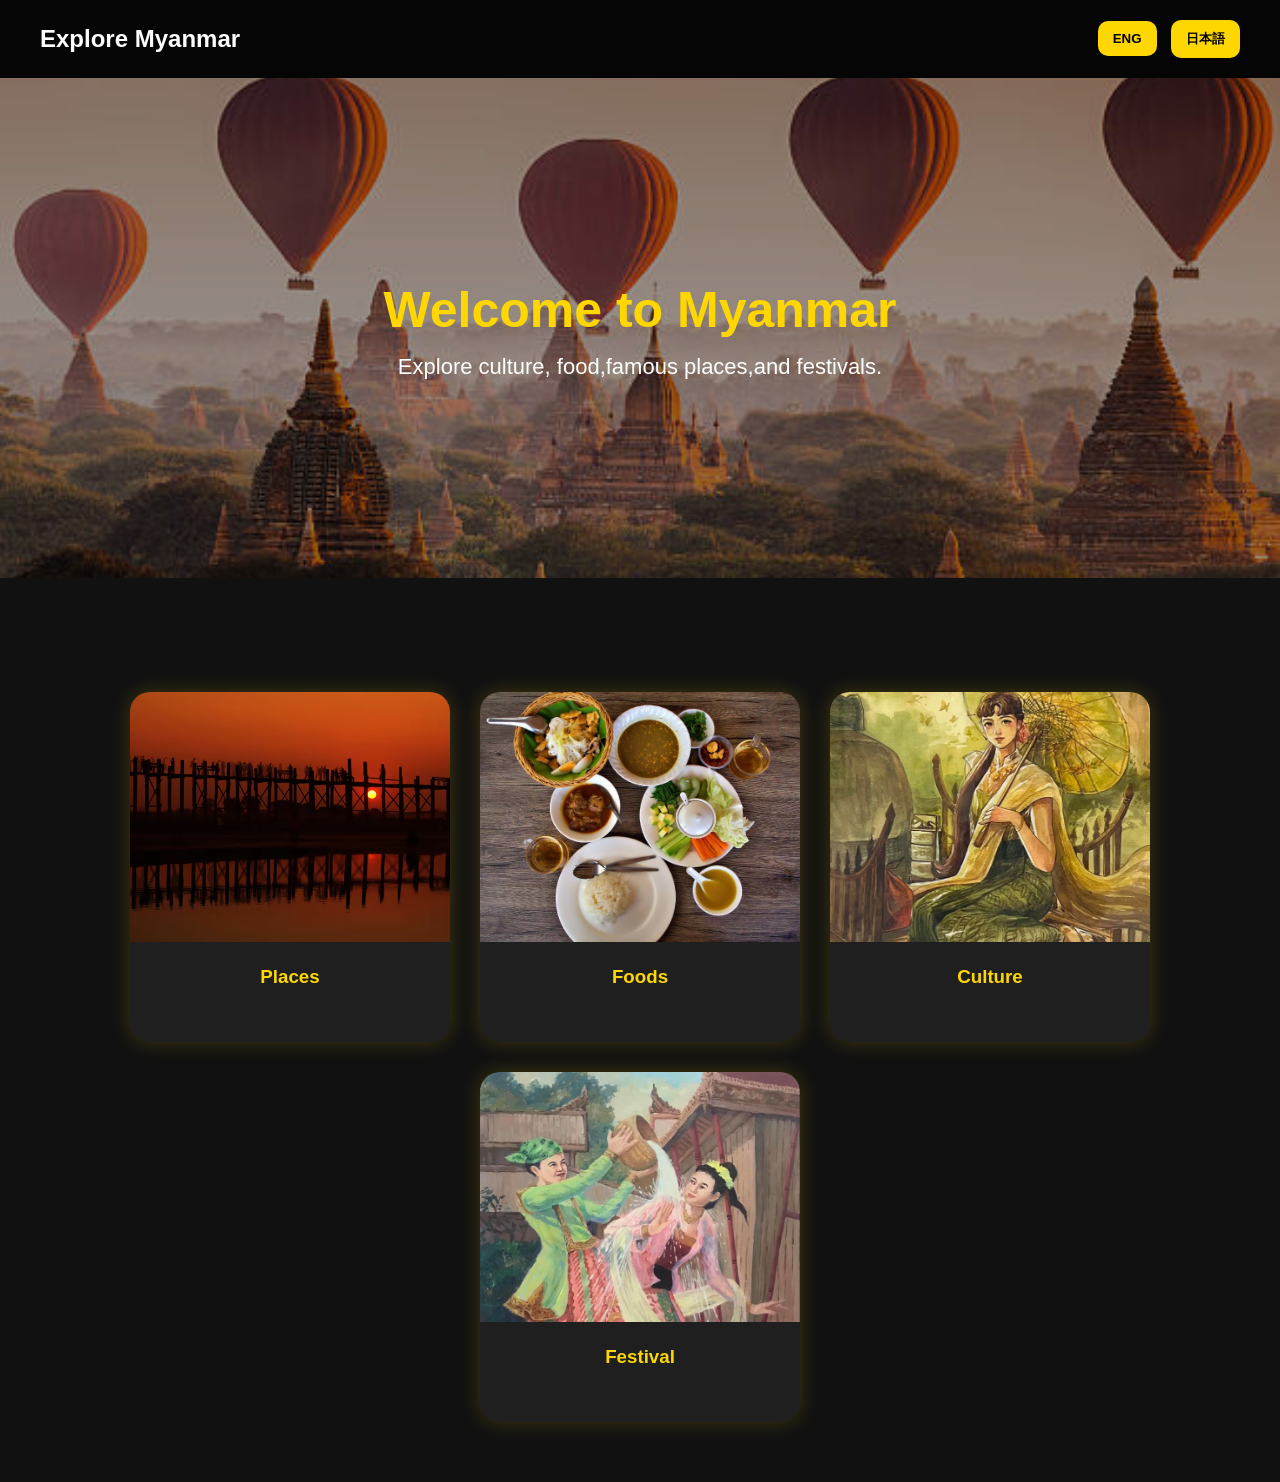
<file: index.html>
<!DOCTYPE html>
<html lang="en">
<head>
<meta charset="UTF-8">
<meta name="viewport" content="width=device-width, initial-scale=1.0">
<title>Explore Myanmar</title>
<link rel="stylesheet" href="style.css">
</head>

<body>
<nav>
<h1 id="logo">Explore Myanmar</h1>

<div class="lang-buttons">
<button onclick="changeLanguage('eng')">ENG</button>
<button onclick="changeLanguage('jpn')">日本語</button>

</div>
</nav>

<section class="hero">
<img src="2.jpg" class="hero-image">

<div class="hero-text">
<h2 id="welcome">Welcome to Myanmar</h2>
<p id="intro">Explore culture, food,famous places,and festivals.</p>
</div>

</section>

<section class="cards">

<a href="place.html" class="card">
<img src="3.avif">
<h3 id="places">Places</h3>
</a>

<a href="food.html" class="card">
<img src="8.jpeg">
<h3 id="foods">Foods</h3>
</a>

<a href="culture.html" class="card">
<img src="10.jpeg">
<h3 id="culture">Culture</h3>
</a>
<a href="festival.html" class="card">
<img src="20.jpeg"
style="object-position: top;">
<h3 id="festival">Festival</h3>
</a>

</section>

<script>

const languageData = {

eng: {
welcome: "Welcome to Myanmar",
intro: "Explore culture, food,famous places,and festivals.",
places: "Places",
foods: "Foods",
culture: "Culture",
festival:"festival"
},

jpn: {
welcome: "ミャンマーへようこそ",
intro: "文化、食べ物、有名な場所,祭りを探検しましょう。",
places: "観光地",
foods: "食べ物",
culture: "文化",
festival:"祭り"
}
};
function changeLanguage(language) {
      document.getElementById("welcome").innerText = languageData[language].welcome;
      document.getElementById("intro").innerText = languageData[language].intro;
      document.getElementById("places").innerText = languageData[language].places;
      document.getElementById("foods").innerText = languageData[language].foods;
      document.getElementById("culture").innerText = languageData[language].culture;
      document.getElementById("festival").innerText = languageData[language].festival;
    }
  </script>

</body>
</html>
</file>
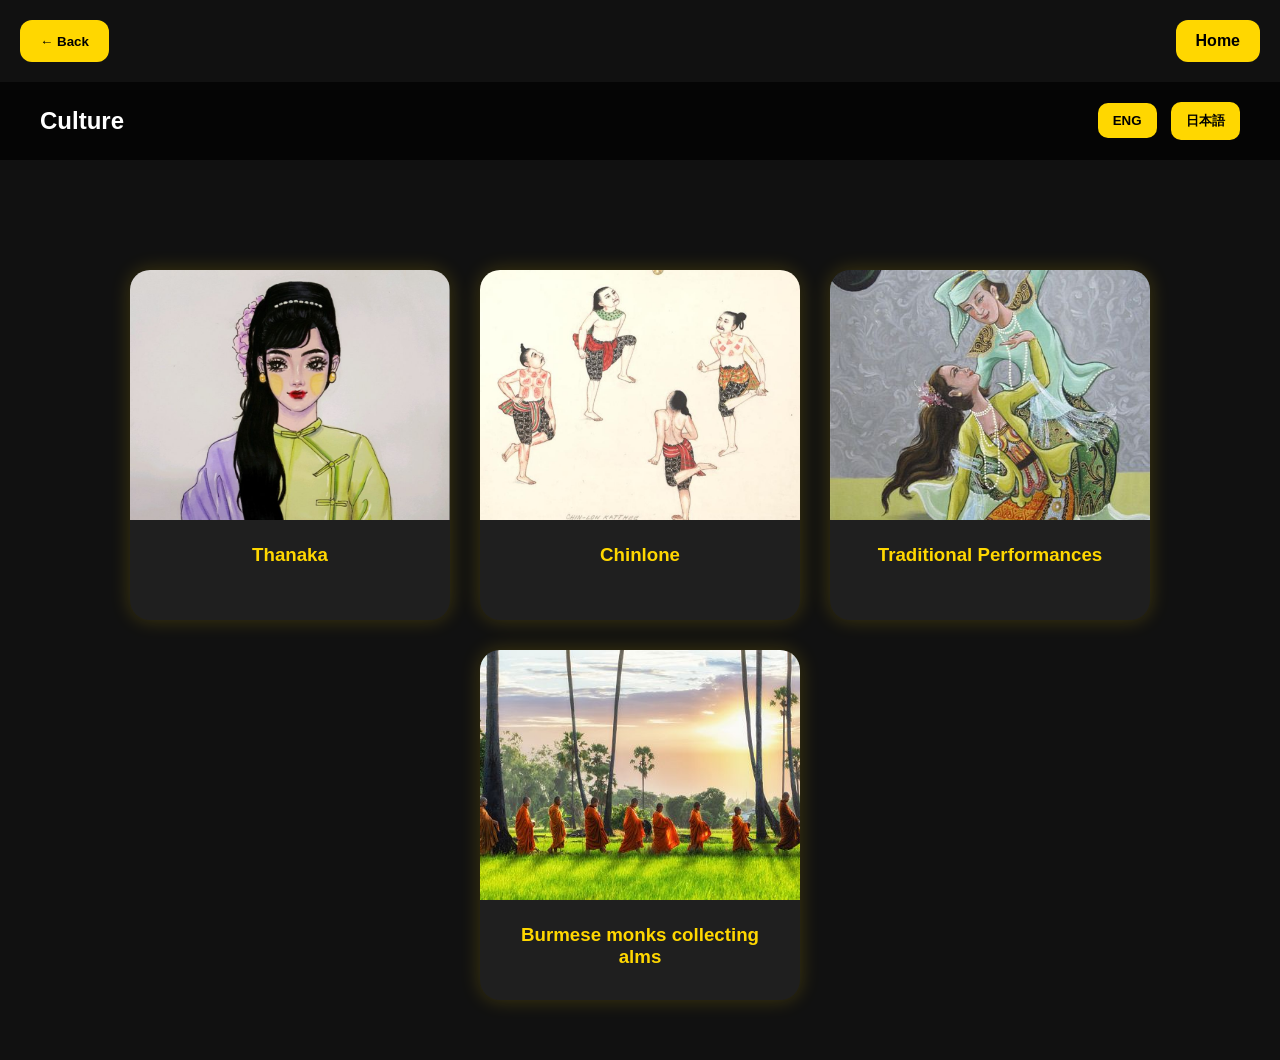
<file: culture.html>
<!DOCTYPE html>
<html lang="en">
<head>
  <meta charset="UTF-8">
  <meta name="viewport" content="width=device-width, initial-scale=1.0">
  <title>Culture</title>
  <link rel="stylesheet" href="style.css">
</head>
<body>
<div class="top-buttons">

    <button onclick="history.back()" class="back-btn">
        ← Back
    </button>

    <a href="uiux.html" class="home-btn">
        Home
    </a>

</div>
  <nav>
    <h1 id="culture">Culture</h1>
<div class="lang-buttons">
<button onclick="changeLanguage('eng')">ENG</button>
<button onclick="changeLanguage('jpn')">日本語</button>
</div>
  </nav>

  <section class="cards">


    <div class="card">
      <img src="15.jpeg"
style="
object-position:top;
">
      <h3 id="thanaka">Thanaka</h3>
    </div>
    <div class="card">
      <img src="chinlone2.jpg">
      <h3 id="chinlone">Chinlone</h3>
    </div>
    <div class="card">
      <img src="16.jpeg">
      <h3 id="performance"> Traditional Performances</h3>
    </div>
    <div class="card">
      <img src="18.jpeg">
      <h3 id="bmca">Burmese monks collecting alms</h3>
    </div>
  </section>
<script>

const languageData = {
eng: {
culture: "Culture",
thanaka: "Thanaka",
chinlone: "Chinlone",
performance: "Traditional Performances",
bmca: "Burmese monks collecting alms"
},
jpn: {
culture: "文化",
thanaka: "タナカ",
chinlone: "チンロン",
performance: "伝統的なパフォーマンス",
bmca: "ミャンマー僧侶の托鉢"
}
};
function changeLanguage(language) {
      document.getElementById("culture").innerText = languageData[language].culture;
      document.getElementById("thanaka").innerText = languageData[language].thanaka;
      document.getElementById("chinlone").innerText = languageData[language].chinlone;
      document.getElementById("performance").innerText = languageData[language].performance;
      document.getElementById("bmca").innerText = languageData[language].bmca;
    }
  </script>
</body>
</html>
</file>
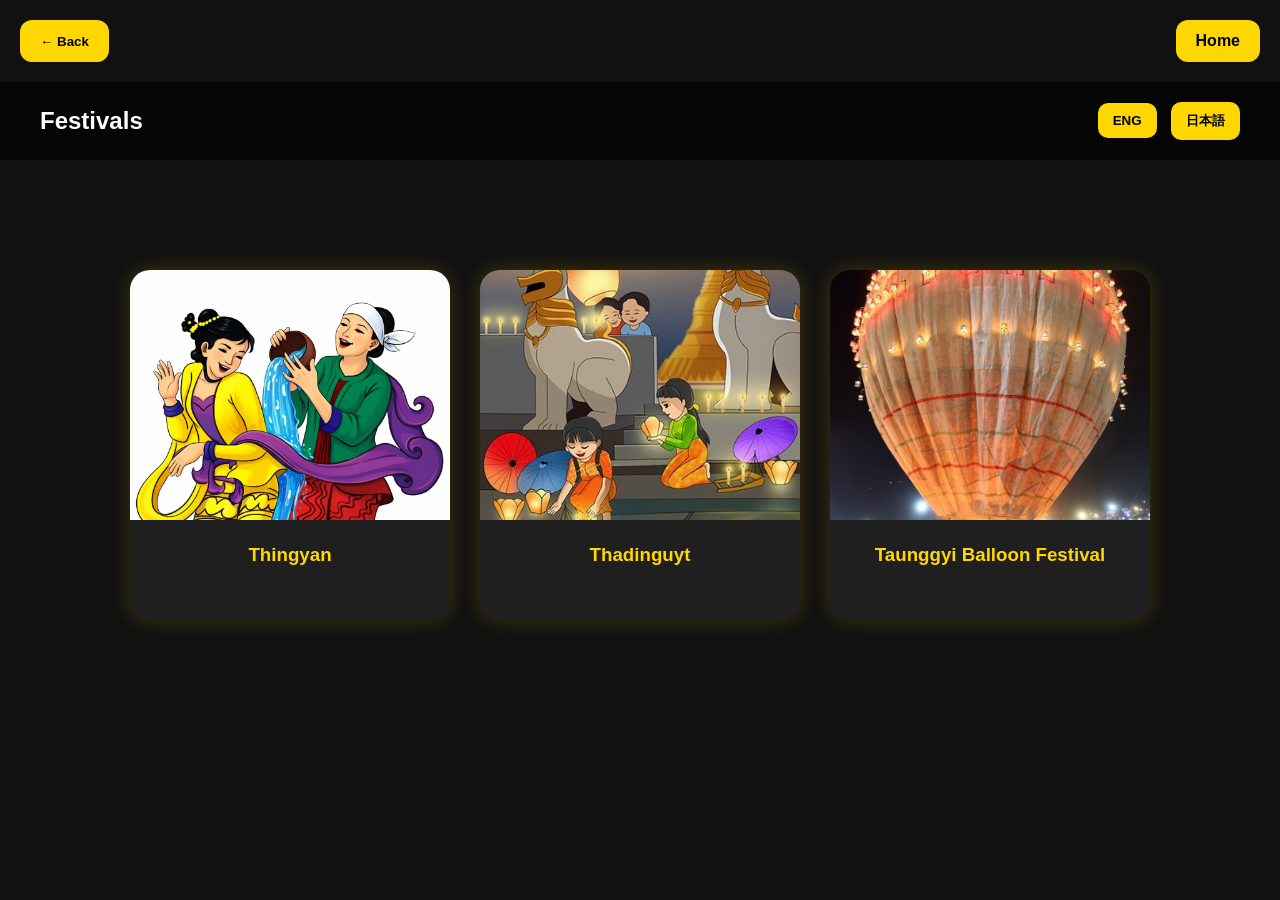
<file: festival.html>
<!DOCTYPE html>
<html lang="en">
<head>
  <meta charset="UTF-8">
  <meta name="viewport" content="width=device-width, initial-scale=1.0">
  <title>Festivals</title>
  <link rel="stylesheet" href="style.css">
</head>
<body>
<div class="top-buttons">

    <button onclick="history.back()" class="back-btn">
        ← Back
    </button>

    <a href="uiux.html" class="home-btn">
        Home
    </a>

</div>
  <nav>
    <h1 id="festival">Festivals</h1>
<div class="lang-buttons">
<button onclick="changeLanguage('eng')">ENG</button>
<button onclick="changeLanguage('jpn')">日本語</button>
  </nav>
</div>

  <section class="cards">


 <div class="card">
      <img src="21.jpeg"
    style="object-position: top;">
      <h3 id="tg">Thingyan</h3>
    </div>

    <div class="card">
      <img src="22.jpeg">
      <h3 id="tdg">Thadinguyt</h3>
    </div>

    <div class="card">
      <img src="25.jpeg"
style="object-position:center;">
      <h3 id="tbf"> Taunggyi Balloon Festival </h3>
    </div>
  </section>
<script>

const languageData = {

eng: {
festival:"Festivals",
tg: "Thingyan",
tdg:"Thadinguyt",
tbf:"Taunggyi Balloon Festival "
},

jpn: {
festival: "祭り",
tg: "ティンジャン（水かけ祭り）",
tdg: "タディンギュット（灯明祭り）",
tbf: "タウンジー熱気球祭り"
}
};
function changeLanguage(language) {
document.getElementById("festival").innerText = languageData[language].festival;
document.getElementById("tg").innerText = languageData[language].tg;
document.getElementById("tdg").innerText = languageData[language].tdg;
document.getElementById("tbf").innerText = languageData[language].tbf;
    }
  </script>
</body>
</html>
</file>
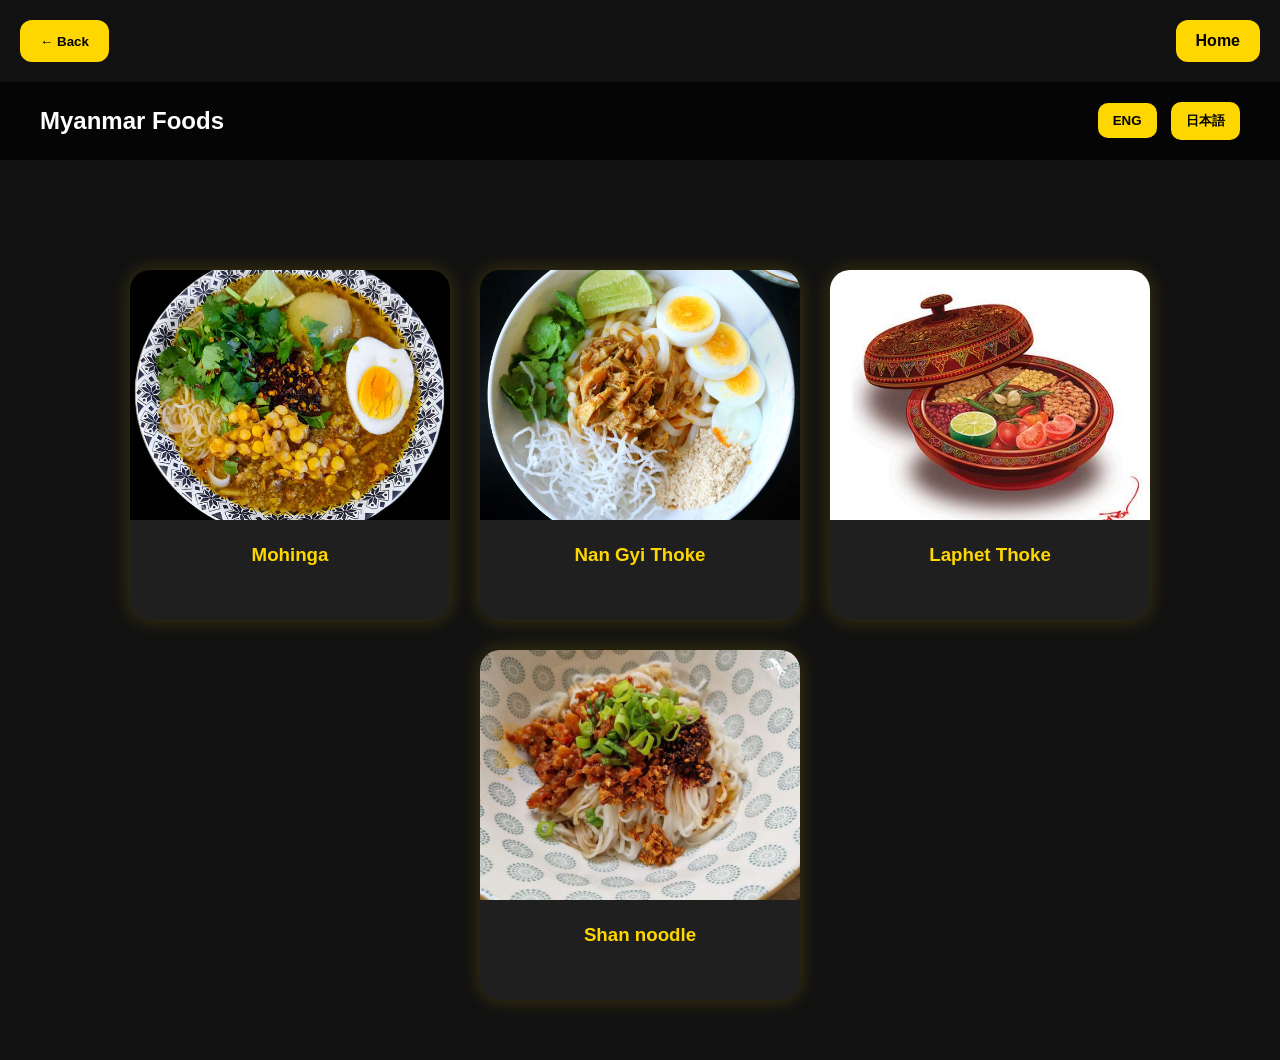
<file: food.html>
<!DOCTYPE html>
<html lang="en">
<head>
  <meta charset="UTF-8">
  <meta name="viewport" content="width=device-width, initial-scale=1.0">
  <title>Myanmar Foods</title>
  <link rel="stylesheet" href="style.css">
</head>
<body>
<div class="top-buttons">

    <button onclick="history.back()" class="back-btn">
        ← Back
    </button>

    <a href="uiux.html" class="home-btn">
        Home
    </a>

</div>
  <nav>
    <h1 id="Myanmarfoods">Myanmar Foods</h1>
<div class="lang-buttons">
<button onclick="changeLanguage('eng')">ENG</button>
<button onclick="changeLanguage('jpn')">日本語</button>

</div>
  </nav>

  <section class="cards">

   <div class="card">
      <img src="4.jpeg">
      <h3 id="Mohinga">Mohinga</h3>
    </div>

    <div class="card">
      <img src="7.jpeg">
      <h3 id="Nangyithoke">Nan Gyi Thoke</h3>
    </div>

    <div class="card">
      <img src="6.jpeg">
      <h3 id="Laphetthoke">Laphet Thoke</h3>
    </div>
<div class="card">
      <img src="9.jpeg">
      <h3 id="Shannodle">Shan noodle</h3>
    </div>

  </section>
<script>

const languageData = {

eng: {
Myanmarfoods:"Myanmar Foods",
Mohinga: "Mohinga",
Nangyithoke: "Nan Gyi Thoke",
Laphetthoke: "Laphet Thoke",
Shannodle: "Shan noodle"
},

jpn: {
Myanmarfoods:"ミャンマーの食べ物",
Mohinga: "モンヒンカー",
Nangyithoke: "ナンジートウッ",
Laphetthoke: "ラペットウッ",
Shannodle: "シャンヌードル"
}
};
function changeLanguage(language) {
      document.getElementById("Myanmarfoods").innerText = languageData[language].Myanmarfoods;
      document.getElementById("Mohinga").innerText = languageData[language].Mohinga;
      document.getElementById("Nangyithoke").innerText = languageData[language].Nangyithoke;
      document.getElementById("Laphetthoke").innerText = languageData[language].Laphetthoke;
      document.getElementById("Shannodle").innerText = languageData[language].Shannodle;
    }

  </script>


</body>
</html>
</file>
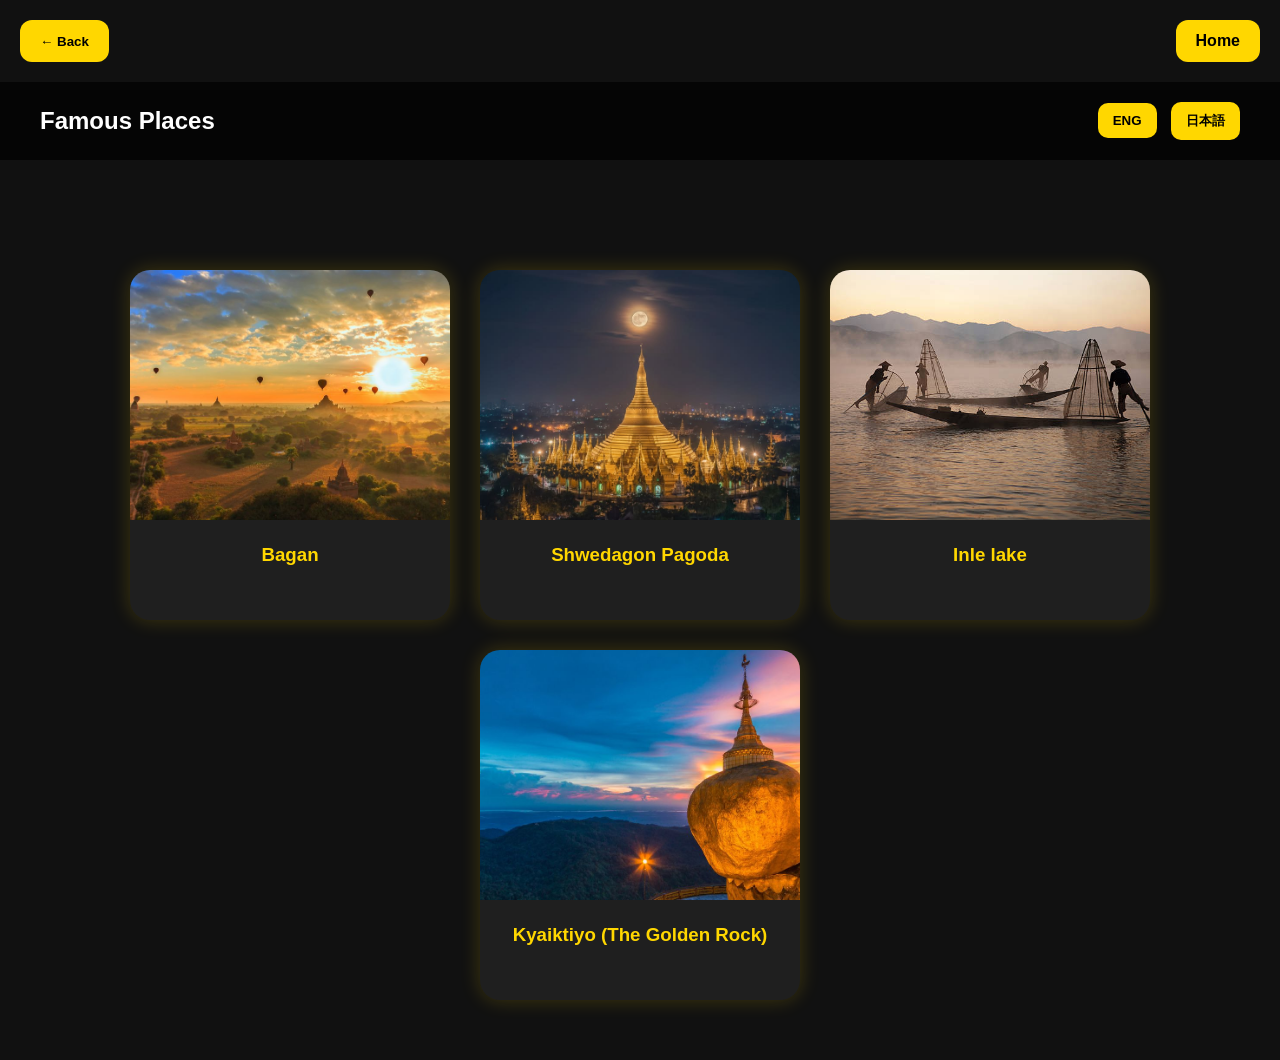
<file: place.html>
<!DOCTYPE html>
<html lang="en">
<head>
  <meta charset="UTF-8">
  <meta name="viewport" content="width=device-width, initial-scale=1.0">
  <title>Famous Places</title>
  <link rel="stylesheet" href="style.css">
</head>
<body>
<div class="top-buttons">

    <button onclick="history.back()" class="back-btn">
        ← Back
    </button>

    <a href="uiux.html" class="home-btn">
        Home
    </a>

</div>
  <nav>
    <h1 id="fp">Famous Places</h1>
<div class="lang-buttons">
<button onclick="changeLanguage('eng')">ENG</button>
<button onclick="changeLanguage('jpn')">日本語</button>

</div>
  </nav>

  <section class="cards">


 <div class="card">
      <img src="11.jpeg">
      <h3 id="bg">Bagan</h3>
    </div>

    <div class="card">
      <img src="12.jpeg">
      <h3 id="sdp">Shwedagon Pagoda</h3>
    </div>

    <div class="card">
      <img src="13.jpeg">
      <h3 id="il"> Inle lake</h3>
    </div>
<div class="card">
      <img src="14.jpeg">
      <h3 id="kty">Kyaiktiyo (The Golden Rock)</h3>
    </div>

  </section>

<script>

const languageData = {
eng: {
fp: "Famous Places",
bg: "Bagan",
sdp: "Shwedagon Pagoda",
il: "Inle lake",
kty: "Kyaiktiyo (The Golden Rock)",
},

jpn: {
fp: "名所",
bg: "バガン",
sdp: "シュエダゴン・パゴダ",
il: "インレー湖",
kty: "チャイティーヨー（ゴールデンロック）",
}
};
function changeLanguage(language) {
      document.getElementById("fp").innerText = languageData[language].fp;
      document.getElementById("bg").innerText = languageData[language].bg;
      document.getElementById("sdp").innerText = languageData[language].sdp;
      document.getElementById("il").innerText = languageData[language].il;
      document.getElementById("kty").innerText = languageData[language].kty;
    }

  </script>

</body>
</html>
</file>
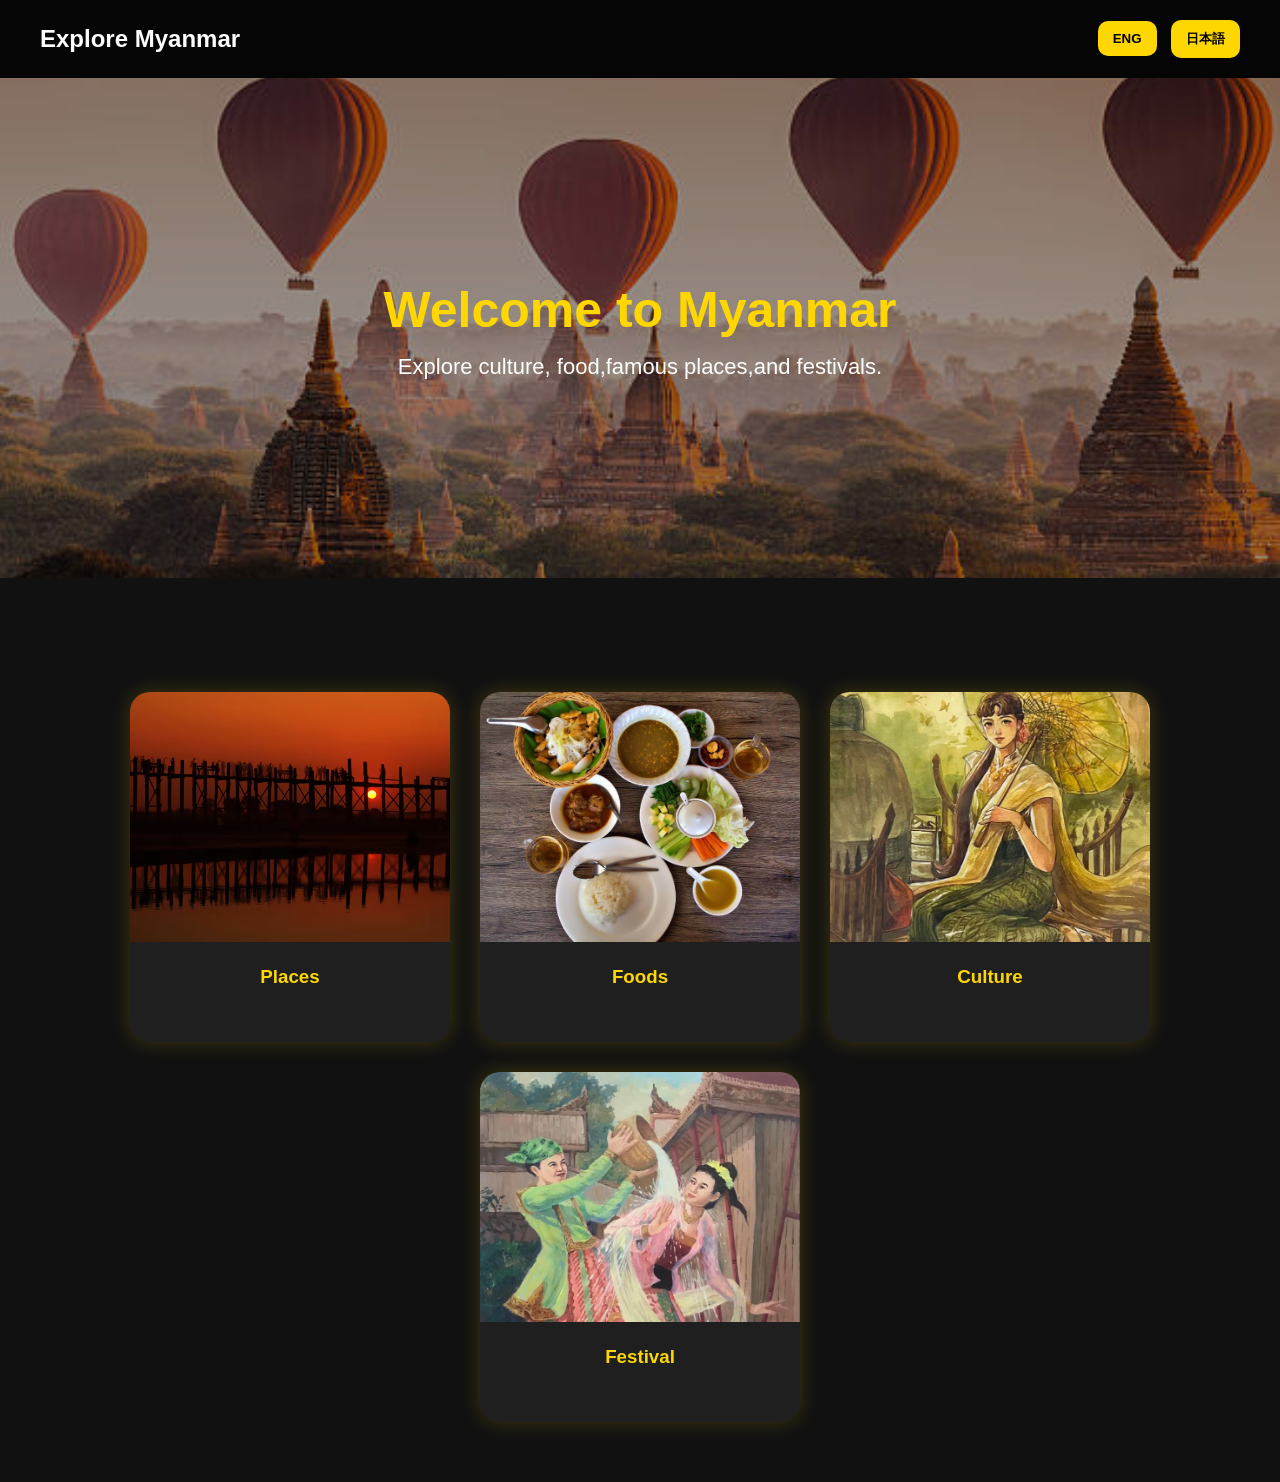
<file: uiux.html>
<!DOCTYPE html>
<html lang="en">
<head>
<meta charset="UTF-8">
<meta name="viewport" content="width=device-width, initial-scale=1.0">
<title>Explore Myanmar</title>
<link rel="stylesheet" href="style.css">
</head>

<body>
<nav>
<h1 id="logo">Explore Myanmar</h1>

<div class="lang-buttons">
<button onclick="changeLanguage('eng')">ENG</button>
<button onclick="changeLanguage('jpn')">日本語</button>

</div>
</nav>

<section class="hero">
<img src="2.jpg" class="hero-image">

<div class="hero-text">
<h2 id="welcome">Welcome to Myanmar</h2>
<p id="intro">Explore culture, food,famous places,and festivals.</p>
</div>

</section>

<section class="cards">

<a href="place.html" class="card">
<img src="3.avif">
<h3 id="places">Places</h3>
</a>

<a href="food.html" class="card">
<img src="8.jpeg">
<h3 id="foods">Foods</h3>
</a>

<a href="culture.html" class="card">
<img src="10.jpeg">
<h3 id="culture">Culture</h3>
</a>
<a href="festival.html" class="card">
<img src="20.jpeg"
style="object-position: top;">
<h3 id="festival">Festival</h3>
</a>

</section>

<script>

const languageData = {

eng: {
welcome: "Welcome to Myanmar",
intro: "Explore culture, food,famous places,and festivals.",
places: "Places",
foods: "Foods",
culture: "Culture",
festival:"festival"
},

jpn: {
welcome: "ミャンマーへようこそ",
intro: "文化、食べ物、有名な場所,祭りを探検しましょう。",
places: "観光地",
foods: "食べ物",
culture: "文化",
festival:"祭り"
}
};
function changeLanguage(language) {
      document.getElementById("welcome").innerText = languageData[language].welcome;
      document.getElementById("intro").innerText = languageData[language].intro;
      document.getElementById("places").innerText = languageData[language].places;
      document.getElementById("foods").innerText = languageData[language].foods;
      document.getElementById("culture").innerText = languageData[language].culture;
      document.getElementById("festival").innerText = languageData[language].festival;
    }
  </script>

</body>
</html>
</file>
<file: style.css>
* {
  margin: 0;
  padding: 0;
  box-sizing: border-box;
  font-family: Arial, sans-serif;
}

body {
  background: #111;
  color: white;
.top-buttons {
    display: flex;
    justify-content: space-between;
    padding: 20px;
}

.back-btn,
.home-btn {
    padding: 12px 20px;
    background: gold;
    color: black;
    border: none;
    border-radius: 12px;
    text-decoration: none;
    font-weight: bold;
    cursor: pointer;
    transition: 0.3s;
}

.back-btn:hover,
.home-btn:hover {
    transform: scale(1.05);
}
}

nav {
  display: flex;
  justify-content: space-between;
  align-items: center;
  padding: 20px 40px;
  background: rgba(0,0,0,0.7);
  position: sticky;
  top: 0;
}

#logo {
  #logo {
    text-align: center;
    font-size: 48px;
    margin: 30px 0;
    color: #d4af37;
}
}

.lang-buttons button {
  padding: 10px 15px;
  margin-left: 10px;
  border: none;
  border-radius: 10px;
  background: gold;
  font-weight: bold;
  cursor: pointer;
  transition: 0.3s;
}

.lang-buttons button:hover {
  transform: scale(1.1);
}

.hero {
  position: relative;
  text-align: center;
}

.hero-image {
  width: 100%;
  height: 500px;
  object-fit: cover;
  filter: brightness(60%);
}

.hero-text {
  position: absolute;
  top: 50%;
  left: 50%;
  transform: translate(-50%, -50%);
}

.hero-text h2 {
  font-size: 50px;
  color: gold;
  margin-bottom: 15px;
}

.hero-text p {
  font-size: 22px;
}

.cards {
  display: flex;
  justify-content: center;
  gap: 30px;
  padding: 60px 20px;
  flex-wrap: wrap;
  margin-top: 50px;
}


  .card {
    width: 320px;
    height: 350px;
    background: #1f1f1f;
    border-radius: 20px;
    overflow: hidden;
    text-align: center;
    transition: 0.4s;
    box-shadow: 0 0 20px rgba(255,215,0,0.2);
    text-decoration: none;
}

.card:hover {
  transform: translateY(-10px) scale(1.03);
  box-shadow: 0 6px 20px rgba(255,215,0,0.5);
}


  .card img {
    width: 100%;
    height: 250px;
    object-fit: cover;
}

.card h3 {
  text-align: center;
  padding: 20px;
  color: gold;
}

@media(max-width: 768px) {

  nav {
    flex-direction: column;
    gap: 15px;
  }

  .hero-text h2 {
    font-size: 35px;
  }

  .hero-text p {
    font-size: 18px;
  }
}
</file>
